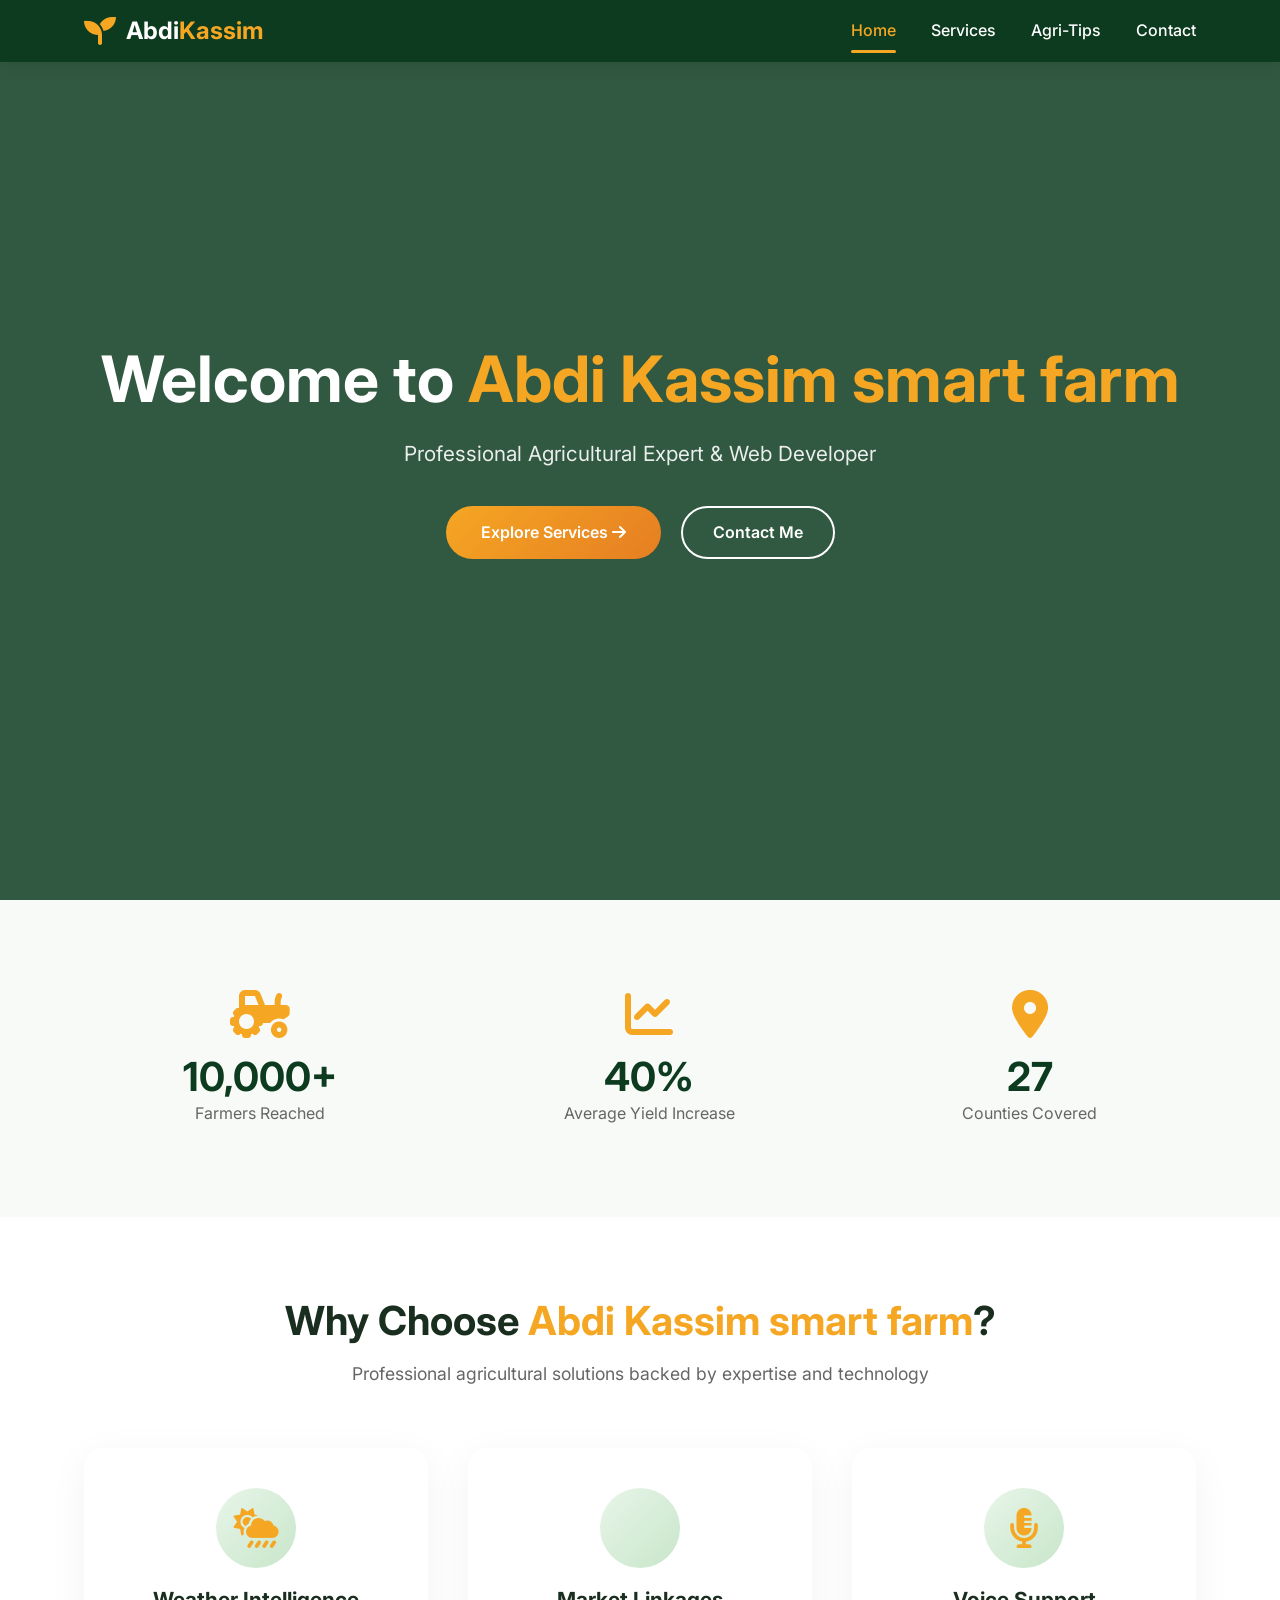
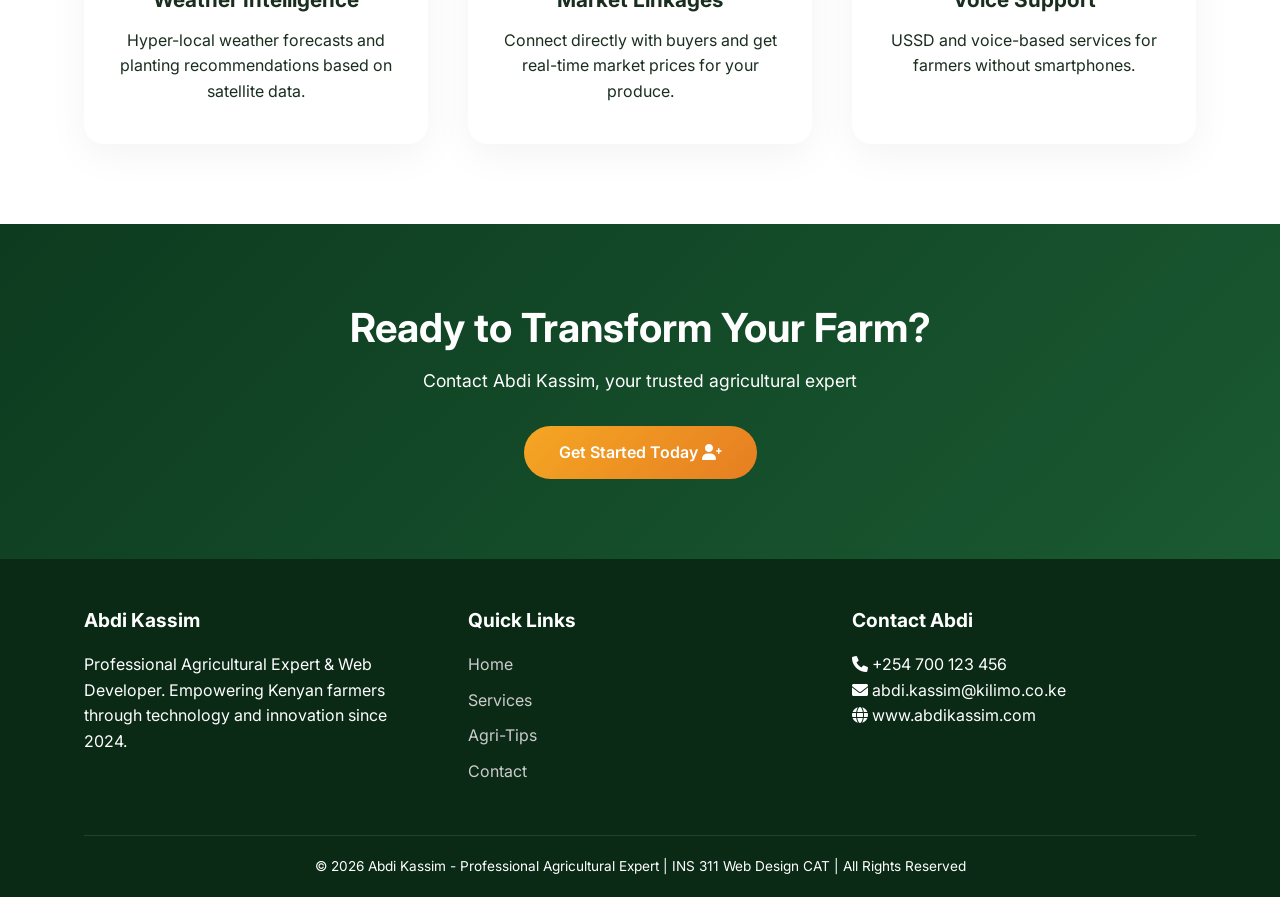
<file: index.html>
<!DOCTYPE html>
<html lang="en">
<head>
    <meta charset="UTF-8">
    <meta name="viewport" content="width=device-width, initial-scale=1.0">
    <title>Abdi Kassim | Smart Farming Solutions - Professional Agricultural Expert</title>
    <link rel="stylesheet" href="style.css">
    <link rel="stylesheet" href="https://cdnjs.cloudflare.com/ajax/libs/font-awesome/6.0.0-beta3/css/all.min.css">
</head>
<body>

    <!-- Navigation Bar -->
    <nav class="navbar">
        <div class="container nav-container">
            <div class="logo">
                <i class="fas fa-seedling"></i>
                <h2>Abdi<span>Kassim</span></h2>
            </div>
            <ul class="nav-menu">
                <li><a href="index.html" class="active">Home</a></li>
                <li><a href="services.html">Services</a></li>
                <li><a href="agritips.html">Agri-Tips</a></li>
                <li><a href="contact.html">Contact</a></li>
            </ul>
            <div class="hamburger">
                <i class="fas fa-bars"></i>
            </div>
        </div>
    </nav>

    <!-- Hero Section -->
    <section class="hero">
        <div class="hero-overlay">
            <div class="container hero-content">
                <h1 class="fade-up">Welcome to <span class="highlight">Abdi Kassim smart farm</span></h1>
                <p class="fade-up delay-1">Professional Agricultural Expert & Web Developer</p>
                <div class="hero-buttons fade-up delay-2">
                    <a href="services.html" class="btn-primary">Explore Services <i class="fas fa-arrow-right"></i></a>
                    <a href="contact.html" class="btn-secondary">Contact Me</a>
                </div>
            </div>
        </div>
    </section>

    <!-- Stats Section -->
    <section class="stats">
        <div class="container stats-grid">
            <div class="stat-card">
                <i class="fas fa-tractor"></i>
                <h3>10,000+</h3>
                <p>Farmers Reached</p>
            </div>
            <div class="stat-card">
                <i class="fas fa-chart-line"></i>
                <h3>40%</h3>
                <p>Average Yield Increase</p>
            </div>
            <div class="stat-card">
                <i class="fas fa-map-marker-alt"></i>
                <h3>27</h3>
                <p>Counties Covered</p>
            </div>
        </div>
    </section>

    <!-- Featured Section -->
    <section class="featured">
        <div class="container">
            <div class="section-header">
                <h2>Why Choose <span class="highlight">Abdi Kassim smart farm</span>?</h2>
                <p>Professional agricultural solutions backed by expertise and technology</p>
            </div>
            <div class="feature-grid">
                <div class="feature-item">
                    <div class="feature-icon"><i class="fas fa-cloud-sun-rain"></i></div>
                    <h3>Weather Intelligence</h3>
                    <p>Hyper-local weather forecasts and planting recommendations based on satellite data.</p>
                </div>
                <div class="feature-item">
                    <div class="feature-icon"><i class="fas fa-chart-simple"></i></div>
                    <h3>Market Linkages</h3>
                    <p>Connect directly with buyers and get real-time market prices for your produce.</p>
                </div>
                <div class="feature-item">
                    <div class="feature-icon"><i class="fas fa-microphone-alt"></i></div>
                    <h3>Voice Support</h3>
                    <p>USSD and voice-based services for farmers without smartphones.</p>
                </div>
            </div>
        </div>
    </section>

    <!-- CTA Section -->
    <section class="cta">
        <div class="container">
            <h2>Ready to Transform Your Farm?</h2>
            <p>Contact Abdi Kassim, your trusted agricultural expert</p>
            <a href="contact.html" class="btn-primary">Get Started Today <i class="fas fa-user-plus"></i></a>
        </div>
    </section>

    <!-- Footer -->
    <footer>
        <div class="container">
            <div class="footer-content">
                <div class="footer-section">
                    <h3>Abdi Kassim</h3>
                    <p>Professional Agricultural Expert & Web Developer. Empowering Kenyan farmers through technology and innovation since 2024.</p>
                </div>
                <div class="footer-section">
                    <h3>Quick Links</h3>
                    <ul>
                        <li><a href="index.html">Home</a></li>
                        <li><a href="services.html">Services</a></li>
                        <li><a href="agritips.html">Agri-Tips</a></li>
                        <li><a href="contact.html">Contact</a></li>
                    </ul>
                </div>
                <div class="footer-section">
                    <h3>Contact Abdi</h3>
                    <p><i class="fas fa-phone"></i> +254 700 123 456</p>
                    <p><i class="fas fa-envelope"></i> abdi.kassim@kilimo.co.ke</p>
                    <p><i class="fas fa-globe"></i> www.abdikassim.com</p>
                </div>
            </div>
            <div class="footer-bottom">
                <p>&copy; 2026 Abdi Kassim - Professional Agricultural Expert | INS 311 Web Design CAT | All Rights Reserved</p>
            </div>
        </div>
    </footer>

    <script src="script.js"></script>
</body>
</html>
</file>
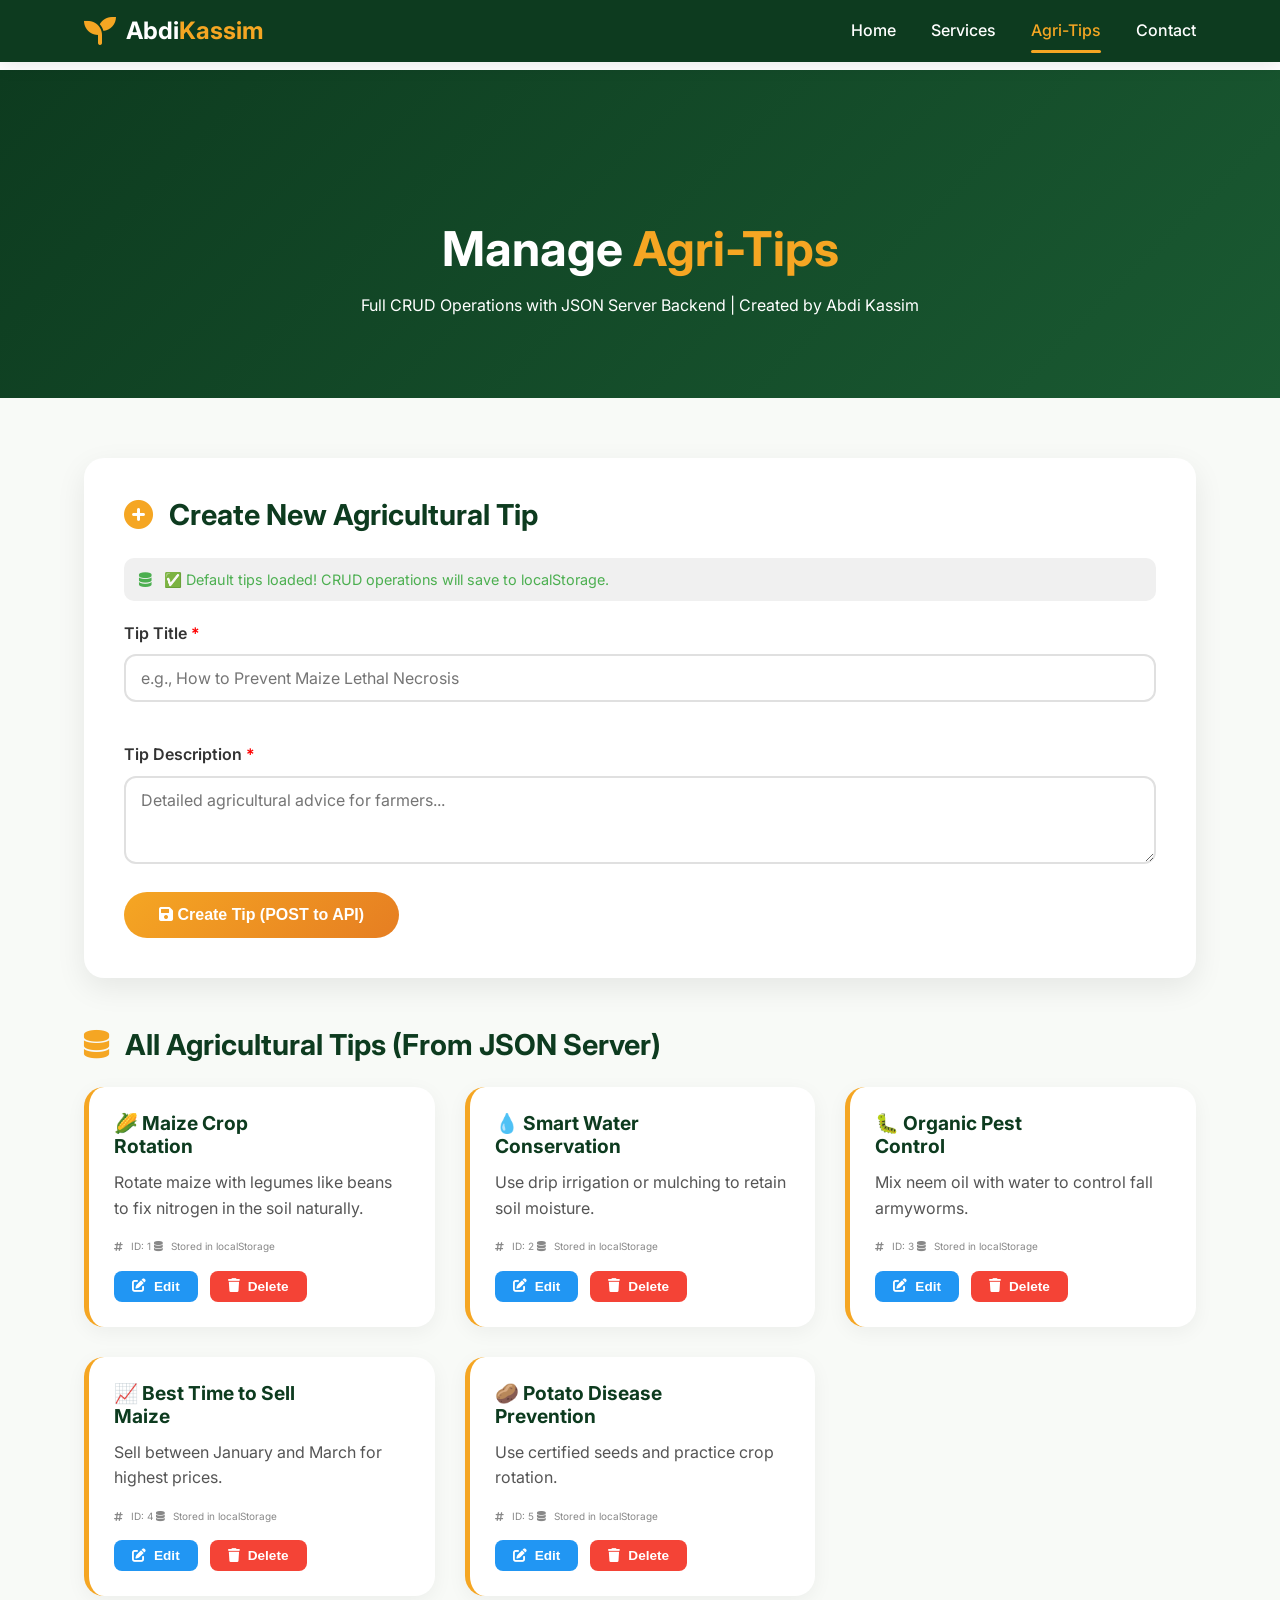
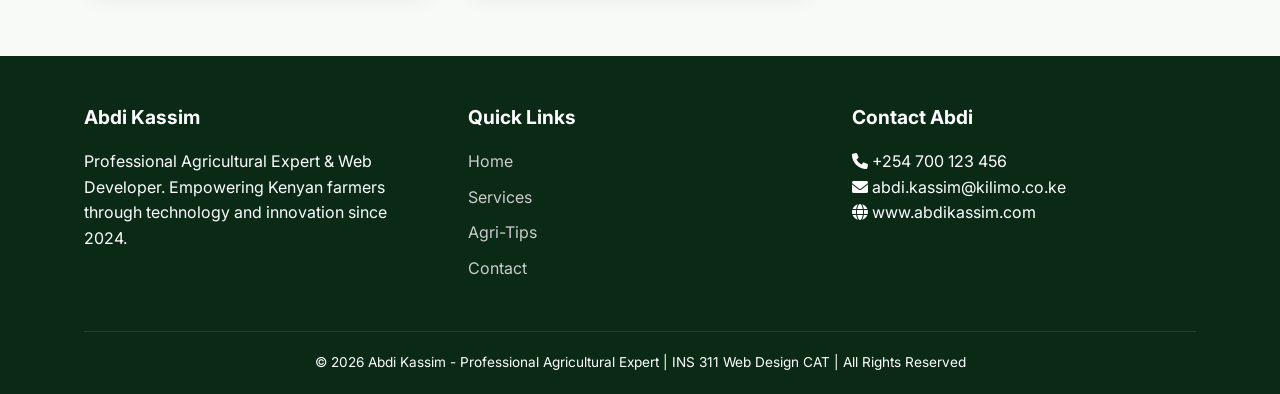
<file: agritips.html>
<!DOCTYPE html>
<html lang="en">
<head>
    <meta charset="UTF-8">
    <meta name="viewport" content="width=device-width, initial-scale=1.0">
    <title>Abdi Kassim | Agri-Tips Management with CRUD</title>
    <link rel="stylesheet" href="style.css">
    <link rel="stylesheet" href="https://cdnjs.cloudflare.com/ajax/libs/font-awesome/6.0.0-beta3/css/all.min.css">
</head>
<body>

    <nav class="navbar">
        <div class="container nav-container">
            <div class="logo">
                <i class="fas fa-seedling"></i>
                <h2>Abdi<span>Kassim</span></h2>
            </div>
            <ul class="nav-menu">
                <li><a href="index.html">Home</a></li>
                <li><a href="services.html">Services</a></li>
                <li><a href="agritips.html" class="active">Agri-Tips</a></li>
                <li><a href="contact.html">Contact</a></li>
            </ul>
            <div class="hamburger">
                <i class="fas fa-bars"></i>
            </div>
        </div>
    </nav>

    <section class="page-header">
        <div class="container">
            <h1>Manage <span class="highlight">Agri-Tips</span></h1>
            <p>Full CRUD Operations with JSON Server Backend | Created by Abdi Kassim</p>
        </div>
    </section>

    <section class="crud-section">
        <div class="container">
            <div class="crud-form-container">
                <h2><i class="fas fa-plus-circle"></i> Create New Agricultural Tip</h2>
                <p class="api-status" id="apiStatus">
                    <i class="fas fa-circle"></i> API Status: Checking...
                </p>
                <form id="createTipForm">
                    <div class="form-row">
                        <div class="form-group">
                            <label>Tip Title <span style="color:red">*</span></label>
                            <input type="text" id="tipTitle" placeholder="e.g., How to Prevent Maize Lethal Necrosis" required>
                        </div>
                        <div class="form-group">
                            <label>Tip Description <span style="color:red">*</span></label>
                            <textarea id="tipDescription" rows="3" placeholder="Detailed agricultural advice for farmers..." required></textarea>
                        </div>
                    </div>
                    <button type="submit" class="btn-primary">
                        <i class="fas fa-save"></i> Create Tip (POST to API)
                    </button>
                </form>
            </div>

            <div class="tips-display-container">
                <h2><i class="fas fa-database"></i> All Agricultural Tips (From JSON Server)</h2>
                <div id="tipsContainer" class="tips-grid">
                    <div class="loading-spinner">
                        <i class="fas fa-spinner fa-spin"></i>
                        <p>Loading tips from Abdi Kassim's API...</p>
                        <p style="font-size:0.8rem; margin-top:10px">Make sure json-server is running on port 3000</p>
                    </div>
                </div>
            </div>
        </div>
    </section>

    <div id="updateModal" class="modal">
        <div class="modal-content">
            <div class="modal-header">
                <h3><i class="fas fa-edit"></i> Update Agricultural Tip</h3>
                <span class="close-modal">&times;</span>
            </div>
            <form id="updateTipForm">
                <input type="hidden" id="updateTipId">
                <div class="form-group">
                    <label>Tip Title</label>
                    <input type="text" id="updateTitle" required>
                </div>
                <div class="form-group">
                    <label>Tip Description</label>
                    <textarea id="updateDescription" rows="4" required></textarea>
                </div>
                <button type="submit" class="btn-primary">
                    <i class="fas fa-save"></i> Update Tip (PUT to API)
                </button>
            </form>
        </div>
    </div>

    <footer>
        <div class="container">
            <div class="footer-content">
                <div class="footer-section">
                    <h3>Abdi Kassim</h3>
                    <p>Professional Agricultural Expert & Web Developer. Empowering Kenyan farmers through technology and innovation since 2024.</p>
                </div>
                <div class="footer-section">
                    <h3>Quick Links</h3>
                    <ul>
                        <li><a href="index.html">Home</a></li>
                        <li><a href="services.html">Services</a></li>
                        <li><a href="agritips.html">Agri-Tips</a></li>
                        <li><a href="contact.html">Contact</a></li>
                    </ul>
                </div>
                <div class="footer-section">
                    <h3>Contact Abdi</h3>
                    <p><i class="fas fa-phone"></i> +254 700 123 456</p>
                    <p><i class="fas fa-envelope"></i> abdi.kassim@kilimo.co.ke</p>
                    <p><i class="fas fa-globe"></i> www.abdikassim.com</p>
                </div>
            </div>
            <div class="footer-bottom">
                <p>&copy; 2026 Abdi Kassim - Professional Agricultural Expert | INS 311 Web Design CAT | All Rights Reserved</p>
            </div>
        </div>
    </footer>

    <script src="script.js"></script>
</body>
</html>
</file>
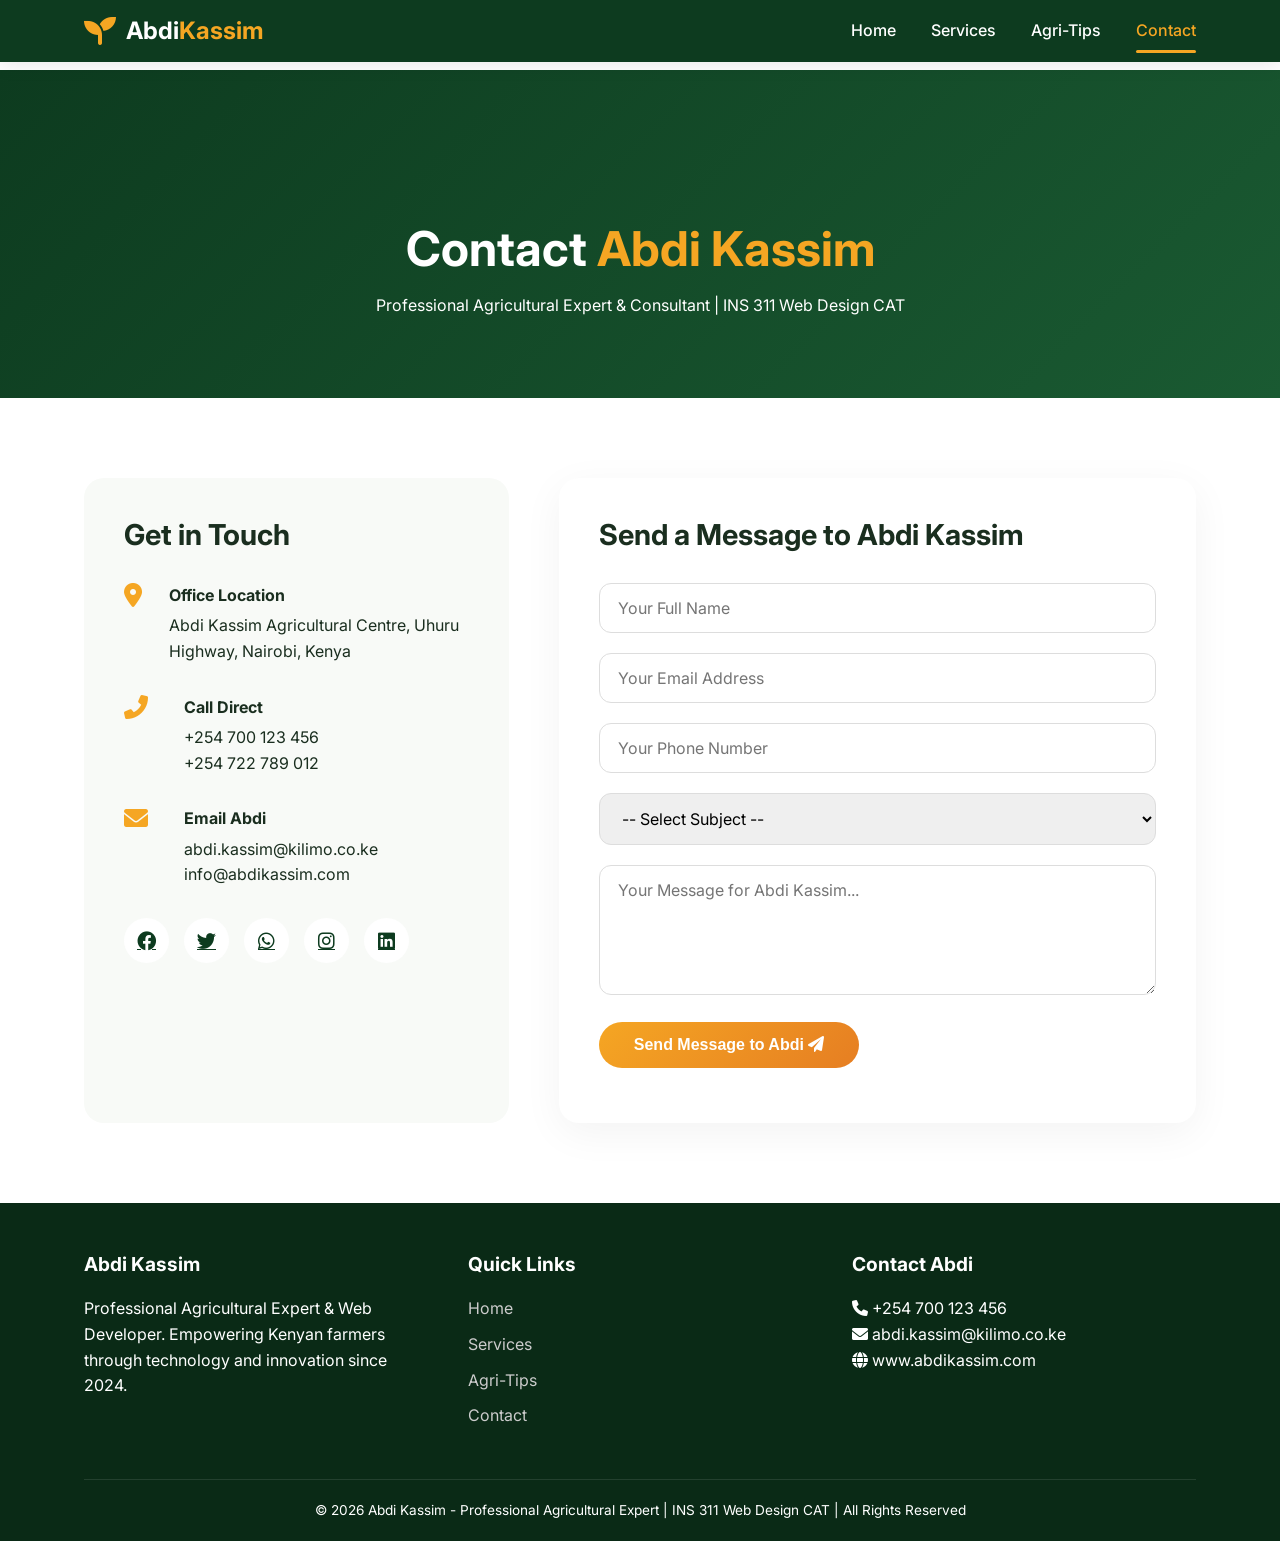
<file: contact.html>
<!DOCTYPE html>
<html lang="en">
<head>
    <meta charset="UTF-8">
    <meta name="viewport" content="width=device-width, initial-scale=1.0">
    <title>Abdi Kassim | Contact - Professional Agricultural Expert</title>
    <link rel="stylesheet" href="style.css">
    <link rel="stylesheet" href="https://cdnjs.cloudflare.com/ajax/libs/font-awesome/6.0.0-beta3/css/all.min.css">
</head>
<body>

    <nav class="navbar">
        <div class="container nav-container">
            <div class="logo">
                <i class="fas fa-seedling"></i>
                <h2>Abdi<span>Kassim</span></h2>
            </div>
            <ul class="nav-menu">
                <li><a href="index.html">Home</a></li>
                <li><a href="services.html">Services</a></li>
                <li><a href="agritips.html">Agri-Tips</a></li>
                <li><a href="contact.html" class="active">Contact</a></li>
            </ul>
            <div class="hamburger">
                <i class="fas fa-bars"></i>
            </div>
        </div>
    </nav>

    <section class="page-header">
        <div class="container">
            <h1>Contact <span class="highlight">Abdi Kassim</span></h1>
            <p>Professional Agricultural Expert & Consultant | INS 311 Web Design CAT</p>
        </div>
    </section>

    <section class="contact-page">
        <div class="container">
            <div class="contact-wrapper">
                <div class="contact-info">
                    <h3>Get in Touch</h3>
                    <div class="info-item">
                        <i class="fas fa-map-marker-alt"></i>
                        <div>
                            <h4>Office Location</h4>
                            <p>Abdi Kassim Agricultural Centre, Uhuru Highway, Nairobi, Kenya</p>
                        </div>
                    </div>
                    <div class="info-item">
                        <i class="fas fa-phone-alt"></i>
                        <div>
                            <h4>Call Direct</h4>
                            <p>+254 700 123 456<br>+254 722 789 012</p>
                        </div>
                    </div>
                    <div class="info-item">
                        <i class="fas fa-envelope"></i>
                        <div>
                            <h4>Email Abdi</h4>
                            <p>abdi.kassim@kilimo.co.ke<br>info@abdikassim.com</p>
                        </div>
                    </div>
                    <div class="social-links">
                        <a href="#"><i class="fab fa-facebook"></i></a>
                        <a href="#"><i class="fab fa-twitter"></i></a>
                        <a href="#"><i class="fab fa-whatsapp"></i></a>
                        <a href="#"><i class="fab fa-instagram"></i></a>
                        <a href="#"><i class="fab fa-linkedin"></i></a>
                    </div>
                </div>

                <div class="contact-form">
                    <h3>Send a Message to Abdi Kassim</h3>
                    <form id="contactForm">
                        <div class="form-group">
                            <input type="text" id="name" placeholder="Your Full Name" required>
                        </div>
                        <div class="form-group">
                            <input type="email" id="email" placeholder="Your Email Address" required>
                        </div>
                        <div class="form-group">
                            <input type="tel" id="phone" placeholder="Your Phone Number" required>
                        </div>
                        <div class="form-group">
                            <select id="subject" required>
                                <option value="">-- Select Subject --</option>
                                <option value="general">📋 General Inquiry about Abdi's Services</option>
                                <option value="technical">🔧 Technical Support</option>
                                <option value="partnership">🤝 Partnership / Collaboration with Abdi</option>
                                <option value="complaint">💬 Feedback for Abdi Kassim</option>
                                <option value="farming">🌱 Farming Advice Request</option>
                                <option value="pricing">💰 Market Pricing Question</option>
                                <option value="equipment">🚜 Equipment Hire Inquiry</option>
                                <option value="training">📚 Training Registration</option>
                            </select>
                        </div>
                        <div class="form-group">
                            <textarea id="message" rows="5" placeholder="Your Message for Abdi Kassim..." required></textarea>
                        </div>
                        <span id="formError" class="error-msg"></span>
                        <button type="submit" class="btn-primary">Send Message to Abdi <i class="fas fa-paper-plane"></i></button>
                        <p id="successMsg" class="success-msg"></p>
                    </form>
                </div>
            </div>
        </div>
    </section>

    <footer>
        <div class="container">
            <div class="footer-content">
                <div class="footer-section">
                    <h3>Abdi Kassim</h3>
                    <p>Professional Agricultural Expert & Web Developer. Empowering Kenyan farmers through technology and innovation since 2024.</p>
                </div>
                <div class="footer-section">
                    <h3>Quick Links</h3>
                    <ul>
                        <li><a href="index.html">Home</a></li>
                        <li><a href="services.html">Services</a></li>
                        <li><a href="agritips.html">Agri-Tips</a></li>
                        <li><a href="contact.html">Contact</a></li>
                    </ul>
                </div>
                <div class="footer-section">
                    <h3>Contact Abdi</h3>
                    <p><i class="fas fa-phone"></i> +254 700 123 456</p>
                    <p><i class="fas fa-envelope"></i> abdi.kassim@kilimo.co.ke</p>
                    <p><i class="fas fa-globe"></i> www.abdikassim.com</p>
                </div>
            </div>
            <div class="footer-bottom">
                <p>&copy; 2026 Abdi Kassim - Professional Agricultural Expert | INS 311 Web Design CAT | All Rights Reserved</p>
            </div>
        </div>
    </footer>

    <script src="script.js"></script>
</body>
</html>
</file>
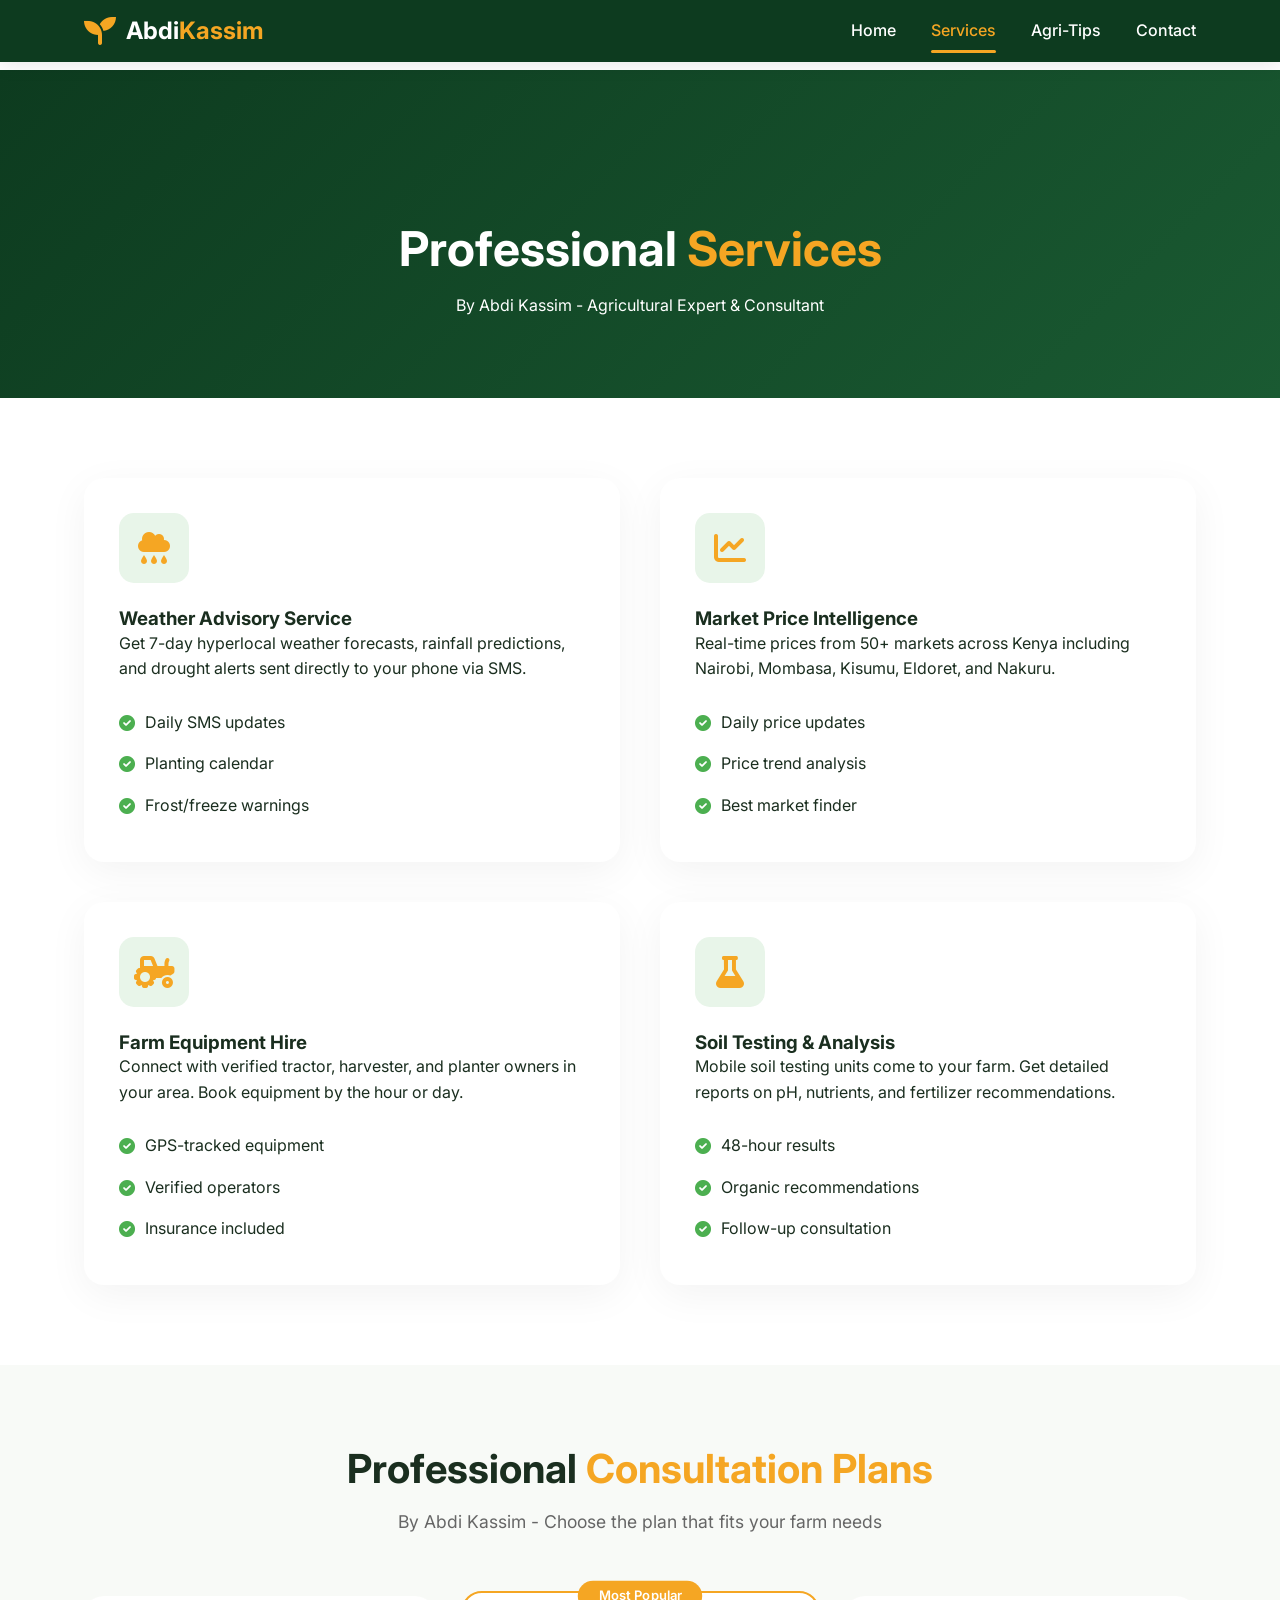
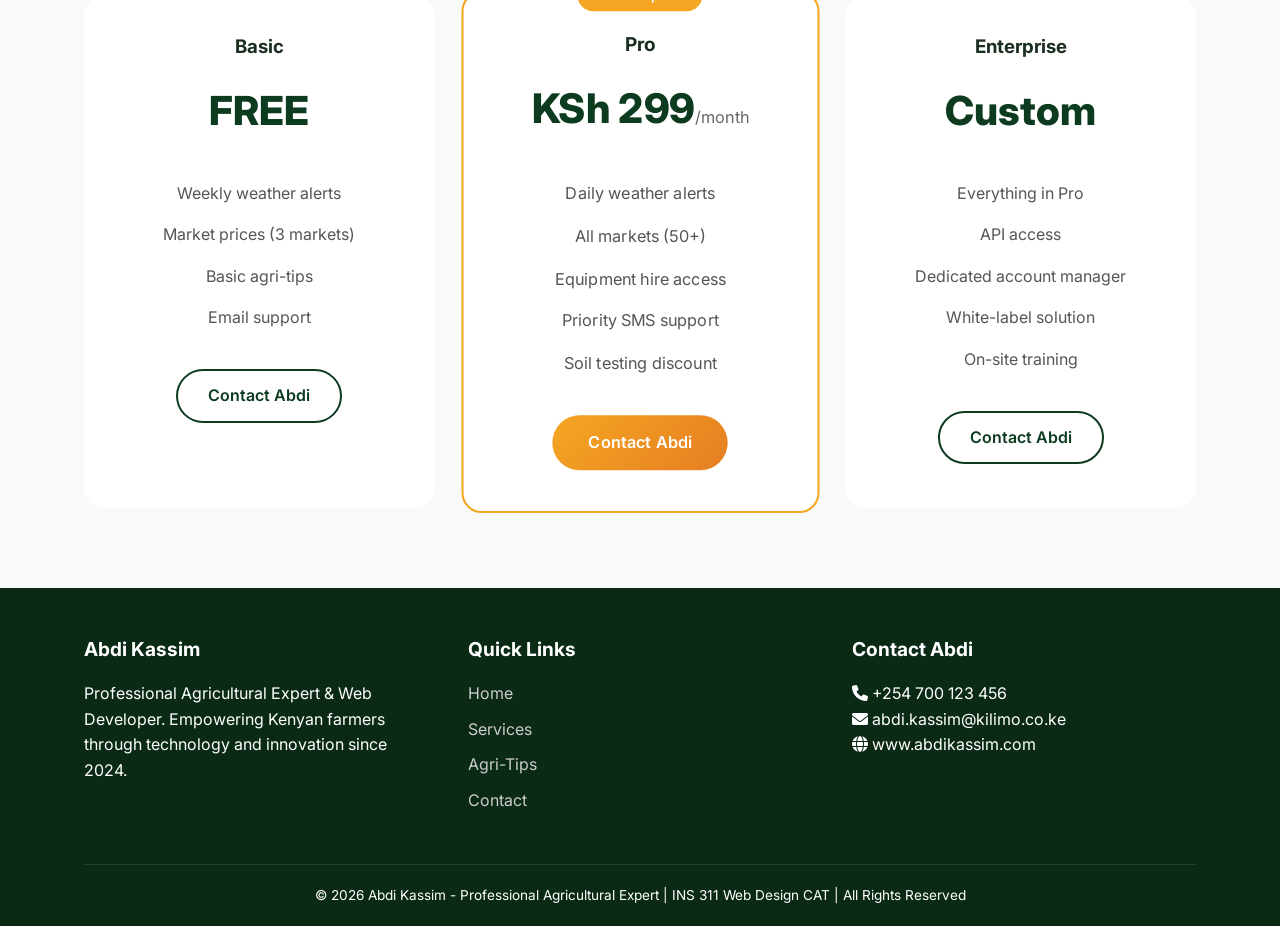
<file: services.html>
<!DOCTYPE html>
<html lang="en">
<head>
    <meta charset="UTF-8">
    <meta name="viewport" content="width=device-width, initial-scale=1.0">
    <title>Abdi Kassim | Professional Agricultural Services</title>
    <link rel="stylesheet" href="style.css">
    <link rel="stylesheet" href="https://cdnjs.cloudflare.com/ajax/libs/font-awesome/6.0.0-beta3/css/all.min.css">
</head>
<body>

    <nav class="navbar">
        <div class="container nav-container">
            <div class="logo">
                <i class="fas fa-seedling"></i>
                <h2>Abdi<span>Kassim</span></h2>
            </div>
            <ul class="nav-menu">
                <li><a href="index.html">Home</a></li>
                <li><a href="services.html" class="active">Services</a></li>
                <li><a href="agritips.html">Agri-Tips</a></li>
                <li><a href="contact.html">Contact</a></li>
            </ul>
            <div class="hamburger">
                <i class="fas fa-bars"></i>
            </div>
        </div>
    </nav>

    <section class="page-header">
        <div class="container">
            <h1>Professional <span class="highlight">Services</span></h1>
            <p>By Abdi Kassim - Agricultural Expert & Consultant</p>
        </div>
    </section>

    <section class="services-page">
        <div class="container">
            <div class="services-grid">
                <div class="service-card-large">
                    <div class="service-icon"><i class="fas fa-cloud-rain"></i></div>
                    <h3>Weather Advisory Service</h3>
                    <p>Get 7-day hyperlocal weather forecasts, rainfall predictions, and drought alerts sent directly to your phone via SMS.</p>
                    <ul class="service-features">
                        <li><i class="fas fa-check-circle"></i> Daily SMS updates</li>
                        <li><i class="fas fa-check-circle"></i> Planting calendar</li>
                        <li><i class="fas fa-check-circle"></i> Frost/freeze warnings</li>
                    </ul>
                </div>

                <div class="service-card-large">
                    <div class="service-icon"><i class="fas fa-chart-line"></i></div>
                    <h3>Market Price Intelligence</h3>
                    <p>Real-time prices from 50+ markets across Kenya including Nairobi, Mombasa, Kisumu, Eldoret, and Nakuru.</p>
                    <ul class="service-features">
                        <li><i class="fas fa-check-circle"></i> Daily price updates</li>
                        <li><i class="fas fa-check-circle"></i> Price trend analysis</li>
                        <li><i class="fas fa-check-circle"></i> Best market finder</li>
                    </ul>
                </div>

                <div class="service-card-large">
                    <div class="service-icon"><i class="fas fa-tractor"></i></div>
                    <h3>Farm Equipment Hire</h3>
                    <p>Connect with verified tractor, harvester, and planter owners in your area. Book equipment by the hour or day.</p>
                    <ul class="service-features">
                        <li><i class="fas fa-check-circle"></i> GPS-tracked equipment</li>
                        <li><i class="fas fa-check-circle"></i> Verified operators</li>
                        <li><i class="fas fa-check-circle"></i> Insurance included</li>
                    </ul>
                </div>

                <div class="service-card-large">
                    <div class="service-icon"><i class="fas fa-flask"></i></div>
                    <h3>Soil Testing & Analysis</h3>
                    <p>Mobile soil testing units come to your farm. Get detailed reports on pH, nutrients, and fertilizer recommendations.</p>
                    <ul class="service-features">
                        <li><i class="fas fa-check-circle"></i> 48-hour results</li>
                        <li><i class="fas fa-check-circle"></i> Organic recommendations</li>
                        <li><i class="fas fa-check-circle"></i> Follow-up consultation</li>
                    </ul>
                </div>
            </div>
        </div>
    </section>

    <section class="pricing">
        <div class="container">
            <div class="section-header">
                <h2>Professional <span class="highlight">Consultation Plans</span></h2>
                <p>By Abdi Kassim - Choose the plan that fits your farm needs</p>
            </div>
            <div class="pricing-grid">
                <div class="pricing-card">
                    <h3>Basic</h3>
                    <div class="price">FREE</div>
                    <ul>
                        <li>Weekly weather alerts</li>
                        <li>Market prices (3 markets)</li>
                        <li>Basic agri-tips</li>
                        <li>Email support</li>
                    </ul>
                    <a href="contact.html" class="btn-outline">Contact Abdi</a>
                </div>
                <div class="pricing-card popular">
                    <div class="popular-badge">Most Popular</div>
                    <h3>Pro</h3>
                    <div class="price">KSh 299<span>/month</span></div>
                    <ul>
                        <li>Daily weather alerts</li>
                        <li>All markets (50+)</li>
                        <li>Equipment hire access</li>
                        <li>Priority SMS support</li>
                        <li>Soil testing discount</li>
                    </ul>
                    <a href="contact.html" class="btn-primary">Contact Abdi</a>
                </div>
                <div class="pricing-card">
                    <h3>Enterprise</h3>
                    <div class="price">Custom</div>
                    <ul>
                        <li>Everything in Pro</li>
                        <li>API access</li>
                        <li>Dedicated account manager</li>
                        <li>White-label solution</li>
                        <li>On-site training</li>
                    </ul>
                    <a href="contact.html" class="btn-outline">Contact Abdi</a>
                </div>
            </div>
        </div>
    </section>

    <footer>
        <div class="container">
            <div class="footer-content">
                <div class="footer-section">
                    <h3>Abdi Kassim</h3>
                    <p>Professional Agricultural Expert & Web Developer. Empowering Kenyan farmers through technology and innovation since 2024.</p>
                </div>
                <div class="footer-section">
                    <h3>Quick Links</h3>
                    <ul>
                        <li><a href="index.html">Home</a></li>
                        <li><a href="services.html">Services</a></li>
                        <li><a href="agritips.html">Agri-Tips</a></li>
                        <li><a href="contact.html">Contact</a></li>
                    </ul>
                </div>
                <div class="footer-section">
                    <h3>Contact Abdi</h3>
                    <p><i class="fas fa-phone"></i> +254 700 123 456</p>
                    <p><i class="fas fa-envelope"></i> abdi.kassim@kilimo.co.ke</p>
                    <p><i class="fas fa-globe"></i> www.abdikassim.com</p>
                </div>
            </div>
            <div class="footer-bottom">
                <p>&copy; 2026 Abdi Kassim - Professional Agricultural Expert | INS 311 Web Design CAT | All Rights Reserved</p>
            </div>
        </div>
    </footer>

    <script src="script.js"></script>
</body>
</html>
</file>
<file: style.css>
/* ========== GOOGLE FONTS ========== */
@import url('https://fonts.googleapis.com/css2?family=Inter:wght@300;400;500;600;700;800&display=swap');

* {
    margin: 0;
    padding: 0;
    box-sizing: border-box;
}

body {
    font-family: 'Inter', sans-serif;
    line-height: 1.6;
    color: #1a2e1f;
    background-color: #ffffff;
    overflow-x: hidden;
}

.container {
    width: 90%;
    max-width: 1280px;
    margin: 0 auto;
    padding: 0 20px;
}

/* ========== TYPOGRAPHY ========== */
.highlight {
    color: #f5a623;
}

h1, h2, h3 {
    font-weight: 700;
    line-height: 1.2;
}

.section-header {
    text-align: center;
    margin-bottom: 60px;
}

.section-header h2 {
    font-size: 2.5rem;
    margin-bottom: 15px;
}

.section-header p {
    font-size: 1.1rem;
    color: #666;
}

/* ========== NAVIGATION BAR ========== */
.navbar {
    background: #0d3b1f;
    position: fixed;
    width: 100%;
    top: 0;
    z-index: 1000;
    padding: 15px 0;
    box-shadow: 0 2px 20px rgba(0,0,0,0.1);
}

.nav-container {
    display: flex;
    justify-content: space-between;
    align-items: center;
}

.logo {
    display: flex;
    align-items: center;
    gap: 10px;
}

.logo i {
    font-size: 2rem;
    color: #f5a623;
}

.logo h2 {
    font-size: 1.5rem;
    color: white;
}

.logo span {
    color: #f5a623;
}

.nav-menu {
    display: flex;
    list-style: none;
    gap: 35px;
}

.nav-menu a {
    color: white;
    text-decoration: none;
    font-weight: 500;
    transition: 0.3s;
    padding: 8px 0;
    position: relative;
}

.nav-menu a:hover, .nav-menu a.active {
    color: #f5a623;
}

.nav-menu a.active::after {
    content: '';
    position: absolute;
    bottom: -5px;
    left: 0;
    width: 100%;
    height: 3px;
    background: #f5a623;
    border-radius: 2px;
}

.hamburger {
    display: none;
    font-size: 1.8rem;
    color: white;
    cursor: pointer;
}

/* ========== BUTTONS ========== */
.btn-primary {
    display: inline-block;
    background: linear-gradient(135deg, #f5a623, #e67e22);
    color: white;
    padding: 14px 35px;
    border-radius: 50px;
    text-decoration: none;
    font-weight: 600;
    transition: 0.3s;
    border: none;
    cursor: pointer;
    font-size: 1rem;
}

.btn-primary:hover {
    transform: translateY(-3px);
    box-shadow: 0 10px 25px rgba(245, 166, 35, 0.3);
}

.btn-secondary {
    display: inline-block;
    background: transparent;
    color: white;
    padding: 12px 30px;
    border-radius: 50px;
    text-decoration: none;
    font-weight: 600;
    border: 2px solid white;
    transition: 0.3s;
}

.btn-secondary:hover {
    background: white;
    color: #0d3b1f;
}

.btn-outline {
    display: inline-block;
    background: transparent;
    color: #0d3b1f;
    padding: 12px 30px;
    border-radius: 50px;
    text-decoration: none;
    font-weight: 600;
    border: 2px solid #0d3b1f;
    transition: 0.3s;
}

.btn-outline:hover {
    background: #0d3b1f;
    color: white;
}

/* ========== HERO SECTION ========== */
.hero {
    height: 100vh;
    background: linear-gradient(rgba(13, 59, 31, 0.85), rgba(13, 59, 31, 0.85)), url('https://images.unsplash.com/photo-1523348837708-15d4a6a7e7e1?ixlib=rb-4.0.3&auto=format&fit=crop&w=1470&q=80');
    background-size: cover;
    background-position: center;
    background-attachment: fixed;
}

.hero-overlay {
    height: 100%;
    display: flex;
    align-items: center;
    text-align: center;
}

.hero-content h1 {
    font-size: 4rem;
    color: white;
    margin-bottom: 20px;
}

.hero-content p {
    font-size: 1.3rem;
    color: rgba(255,255,255,0.9);
    margin-bottom: 35px;
}

.hero-buttons {
    display: flex;
    gap: 20px;
    justify-content: center;
    flex-wrap: wrap;
}

/* Animations */
.fade-up {
    opacity: 0;
    transform: translateY(30px);
    animation: fadeUp 0.8s ease forwards;
}

.delay-1 { animation-delay: 0.2s; }
.delay-2 { animation-delay: 0.4s; }

@keyframes fadeUp {
    to {
        opacity: 1;
        transform: translateY(0);
    }
}

/* ========== STATS SECTION ========== */
.stats {
    padding: 60px 0;
    background: #f8faf7;
}

.stats-grid {
    display: flex;
    justify-content: space-around;
    flex-wrap: wrap;
    gap: 30px;
}

.stat-card {
    text-align: center;
    padding: 30px;
}

.stat-card i {
    font-size: 3rem;
    color: #f5a623;
    margin-bottom: 15px;
}

.stat-card h3 {
    font-size: 2.5rem;
    color: #0d3b1f;
}

.stat-card p {
    font-size: 1rem;
    color: #666;
}

/* ========== FEATURED SECTION ========== */
.featured {
    padding: 80px 0;
}

.feature-grid {
    display: grid;
    grid-template-columns: repeat(auto-fit, minmax(300px, 1fr));
    gap: 40px;
}

.feature-item {
    text-align: center;
    padding: 40px 25px;
    background: white;
    border-radius: 20px;
    box-shadow: 0 10px 40px rgba(0,0,0,0.05);
    transition: 0.3s;
}

.feature-item:hover {
    transform: translateY(-10px);
    box-shadow: 0 20px 50px rgba(0,0,0,0.1);
}

.feature-icon {
    width: 80px;
    height: 80px;
    background: linear-gradient(135deg, #e8f5e9, #c8e6c9);
    border-radius: 50%;
    display: flex;
    align-items: center;
    justify-content: center;
    margin: 0 auto 20px;
}

.feature-icon i {
    font-size: 2.5rem;
    color: #f5a623;
}

.feature-item h3 {
    margin-bottom: 15px;
    font-size: 1.3rem;
}

/* ========== CTA SECTION ========== */
.cta {
    background: linear-gradient(135deg, #0d3b1f, #1a5a32);
    color: white;
    text-align: center;
    padding: 80px 0;
}

.cta h2 {
    font-size: 2.5rem;
    margin-bottom: 15px;
}

.cta p {
    font-size: 1.1rem;
    margin-bottom: 30px;
}

/* ========== PAGE HEADER ========== */
.page-header {
    background: linear-gradient(135deg, #0d3b1f, #1a5a32);
    color: white;
    text-align: center;
    padding: 150px 0 80px;
    margin-top: 70px;
}

.page-header h1 {
    font-size: 3rem;
    margin-bottom: 15px;
}

/* ========== SERVICES PAGE ========== */
.services-page {
    padding: 80px 0;
}

.services-grid {
    display: grid;
    grid-template-columns: repeat(auto-fit, minmax(350px, 1fr));
    gap: 40px;
}

.service-card-large {
    background: white;
    border-radius: 20px;
    padding: 35px;
    box-shadow: 0 10px 40px rgba(0,0,0,0.05);
    transition: 0.3s;
}

.service-card-large:hover {
    transform: translateY(-5px);
    box-shadow: 0 20px 50px rgba(0,0,0,0.1);
}

.service-icon {
    width: 70px;
    height: 70px;
    background: #e8f5e9;
    border-radius: 15px;
    display: flex;
    align-items: center;
    justify-content: center;
    margin-bottom: 25px;
}

.service-icon i {
    font-size: 2rem;
    color: #f5a623;
}

.service-features {
    list-style: none;
    margin-top: 20px;
}

.service-features li {
    padding: 8px 0;
    display: flex;
    align-items: center;
    gap: 10px;
}

.service-features i {
    color: #4caf50;
}

/* ========== PRICING SECTION ========== */
.pricing {
    padding: 80px 0;
    background: #f8faf7;
}

.pricing-grid {
    display: grid;
    grid-template-columns: repeat(auto-fit, minmax(300px, 1fr));
    gap: 30px;
}

.pricing-card {
    background: white;
    border-radius: 20px;
    padding: 40px 30px;
    text-align: center;
    position: relative;
    transition: 0.3s;
}

.pricing-card.popular {
    border: 2px solid #f5a623;
    transform: scale(1.02);
}

.popular-badge {
    position: absolute;
    top: -12px;
    left: 50%;
    transform: translateX(-50%);
    background: #f5a623;
    color: white;
    padding: 5px 20px;
    border-radius: 50px;
    font-size: 0.8rem;
    font-weight: 600;
}

.price {
    font-size: 2.5rem;
    font-weight: 800;
    color: #0d3b1f;
    margin: 20px 0;
}

.price span {
    font-size: 1rem;
    font-weight: normal;
    color: #666;
}

.pricing-card ul {
    list-style: none;
    margin: 30px 0;
}

.pricing-card li {
    padding: 8px 0;
    color: #555;
}

/* ========== TIPS PAGE (XML LOADING) ========== */
.tips-section {
    padding: 80px 0;
    min-height: 500px;
}

.tips-grid {
    display: grid;
    grid-template-columns: repeat(auto-fit, minmax(350px, 1fr));
    gap: 30px;
}

.tip-card {
    background: white;
    border-radius: 20px;
    padding: 30px;
    box-shadow: 0 10px 30px rgba(0,0,0,0.05);
    border-left: 5px solid #f5a623;
    transition: 0.3s;
}

.tip-card:hover {
    transform: translateX(5px);
}

.tip-card h3 {
    color: #0d3b1f;
    margin-bottom: 15px;
    font-size: 1.3rem;
}

.loading-spinner {
    text-align: center;
    padding: 60px;
}

.loading-spinner i {
    font-size: 3rem;
    color: #f5a623;
}

/* ========== VIDEO TIPS ========== */
.video-tips {
    padding: 80px 0;
    background: #f8faf7;
}

.video-grid {
    display: grid;
    grid-template-columns: repeat(auto-fit, minmax(250px, 1fr));
    gap: 30px;
}

.video-card {
    background: white;
    border-radius: 15px;
    padding: 40px 20px;
    text-align: center;
    cursor: pointer;
    transition: 0.3s;
}

.video-card i {
    font-size: 3rem;
    color: #f5a623;
    margin-bottom: 15px;
}

.video-card:hover {
    transform: translateY(-5px);
    box-shadow: 0 15px 35px rgba(0,0,0,0.1);
}

/* ========== CONTACT PAGE ========== */
.contact-page {
    padding: 80px 0;
}

.contact-wrapper {
    display: grid;
    grid-template-columns: 1fr 1.5fr;
    gap: 50px;
}

.contact-info {
    background: #f8faf7;
    padding: 40px;
    border-radius: 20px;
}

.contact-info h3 {
    font-size: 1.8rem;
    margin-bottom: 30px;
}

.info-item {
    display: flex;
    gap: 20px;
    margin-bottom: 30px;
}

.info-item i {
    font-size: 1.5rem;
    color: #f5a623;
    width: 40px;
}

.info-item h4 {
    margin-bottom: 5px;
}

.social-links {
    display: flex;
    gap: 15px;
    margin-top: 30px;
}

.social-links a {
    width: 45px;
    height: 45px;
    background: white;
    border-radius: 50%;
    display: flex;
    align-items: center;
    justify-content: center;
    color: #0d3b1f;
    font-size: 1.2rem;
    transition: 0.3s;
}

.social-links a:hover {
    background: #f5a623;
    color: white;
}

.contact-form {
    background: white;
    padding: 40px;
    border-radius: 20px;
    box-shadow: 0 10px 40px rgba(0,0,0,0.05);
}

.contact-form h3 {
    font-size: 1.8rem;
    margin-bottom: 30px;
}

.form-group {
    margin-bottom: 20px;
}

.form-group input, .form-group select, .form-group textarea {
    width: 100%;
    padding: 14px 18px;
    border: 1px solid #ddd;
    border-radius: 12px;
    font-size: 1rem;
    font-family: inherit;
    transition: 0.3s;
}

.form-group input:focus, .form-group select:focus, .form-group textarea:focus {
    outline: none;
    border-color: #f5a623;
    box-shadow: 0 0 0 3px rgba(245, 166, 35, 0.1);
}

.error-msg {
    color: #e74c3c;
    font-size: 0.85rem;
    display: block;
    margin: 10px 0;
}

.success-msg {
    color: #27ae60;
    font-weight: 600;
    margin-top: 15px;
    text-align: center;
}

/* ========== FOOTER ========== */
footer {
    background: #0a2a16;
    color: white;
    padding: 50px 0 20px;
}

.footer-content {
    display: grid;
    grid-template-columns: repeat(auto-fit, minmax(250px, 1fr));
    gap: 40px;
    margin-bottom: 40px;
}

.footer-section h3 {
    margin-bottom: 20px;
    font-size: 1.2rem;
}

.footer-section ul {
    list-style: none;
}

.footer-section ul li {
    margin-bottom: 10px;
}

.footer-section a {
    color: #ccc;
    text-decoration: none;
    transition: 0.3s;
}

.footer-section a:hover {
    color: #f5a623;
}

.footer-bottom {
    text-align: center;
    padding-top: 20px;
    border-top: 1px solid rgba(255,255,255,0.1);
    font-size: 0.85rem;
}

/* ========== RESPONSIVE DESIGN ========== */
@media (max-width: 968px) {
    .hamburger {
        display: block;
    }
    
    .nav-menu {
        position: fixed;
        left: -100%;
        top: 70px;
        flex-direction: column;
        background: #0d3b1f;
        width: 100%;
        text-align: center;
        transition: 0.3s;
        padding: 30px 0;
        gap: 20px;
    }
    
    .nav-menu.active {
        left: 0;
    }
    
    .hero-content h1 {
        font-size: 2.5rem;
    }
    
    .contact-wrapper {
        grid-template-columns: 1fr;
    }
    
    .page-header h1 {
        font-size: 2rem;
    }
    
    .section-header h2 {
        font-size: 1.8rem;
    }
}

@media (max-width: 576px) {
    .container {
        width: 95%;
        padding: 0 15px;
    }
    
    .stats-grid, .feature-grid, .services-grid {
        grid-template-columns: 1fr;
    }
    
    .hero-buttons {
        flex-direction: column;
        align-items: center;
    }
}

/* ========== CRUD SECTION STYLES ========== */
.crud-section {
    padding: 60px 0;
    background: #f8faf7;
}

.crud-form-container {
    background: white;
    border-radius: 20px;
    padding: 40px;
    margin-bottom: 50px;
    box-shadow: 0 10px 30px rgba(0,0,0,0.08);
}

.crud-form-container h2, .tips-display-container h2 {
    margin-bottom: 25px;
    color: #0d3b1f;
    font-size: 1.8rem;
}

.crud-form-container h2 i, .tips-display-container h2 i {
    color: #f5a623;
    margin-right: 10px;
}

.form-row {
    display: grid;
    grid-template-columns: 1fr;
    gap: 20px;
}

.crud-form-container .form-group label {
    display: block;
    margin-bottom: 8px;
    font-weight: 600;
    color: #333;
}

.crud-form-container .form-group input,
.crud-form-container .form-group textarea {
    width: 100%;
    padding: 12px 15px;
    border: 2px solid #e0e0e0;
    border-radius: 12px;
    font-size: 1rem;
    transition: 0.3s;
}

.crud-form-container .form-group input:focus,
.crud-form-container .form-group textarea:focus {
    border-color: #f5a623;
    outline: none;
    box-shadow: 0 0 0 3px rgba(245, 166, 35, 0.1);
}

/* Tip Cards with CRUD Buttons */
.tip-card {
    background: white;
    border-radius: 20px;
    padding: 25px;
    box-shadow: 0 5px 20px rgba(0,0,0,0.05);
    border-left: 5px solid #f5a623;
    transition: 0.3s;
    position: relative;
}

.tip-card:hover {
    transform: translateY(-5px);
    box-shadow: 0 15px 35px rgba(0,0,0,0.1);
}

.tip-card h3 {
    color: #0d3b1f;
    margin-bottom: 12px;
    font-size: 1.2rem;
    padding-right: 100px;
}

.tip-card p {
    color: #555;
    line-height: 1.6;
    margin-bottom: 15px;
}

.tip-actions {
    display: flex;
    gap: 12px;
    margin-top: 15px;
}

.btn-edit, .btn-delete {
    padding: 8px 18px;
    border: none;
    border-radius: 8px;
    cursor: pointer;
    font-size: 0.85rem;
    font-weight: 600;
    transition: 0.3s;
    display: inline-flex;
    align-items: center;
    gap: 8px;
}

.btn-edit {
    background: #2196f3;
    color: white;
}

.btn-edit:hover {
    background: #1976d2;
    transform: scale(1.05);
}

.btn-delete {
    background: #f44336;
    color: white;
}

.btn-delete:hover {
    background: #d32f2f;
    transform: scale(1.05);
}

/* Modal for Update */
.modal {
    display: none;
    position: fixed;
    z-index: 2000;
    left: 0;
    top: 0;
    width: 100%;
    height: 100%;
    background-color: rgba(0,0,0,0.6);
    animation: fadeIn 0.3s;
}

.modal-content {
    background-color: white;
    margin: 10% auto;
    padding: 0;
    width: 90%;
    max-width: 600px;
    border-radius: 20px;
    animation: slideDown 0.3s;
}

.modal-header {
    background: linear-gradient(135deg, #0d3b1f, #1a5a32);
    color: white;
    padding: 20px 25px;
    border-radius: 20px 20px 0 0;
    display: flex;
    justify-content: space-between;
    align-items: center;
}

.modal-header h3 {
    margin: 0;
    font-size: 1.3rem;
}

.close-modal {
    font-size: 28px;
    font-weight: bold;
    cursor: pointer;
    transition: 0.3s;
}

.close-modal:hover {
    color: #f5a623;
}

#updateTipForm {
    padding: 30px;
}

#updateTipForm .form-group {
    margin-bottom: 20px;
}

#updateTipForm label {
    display: block;
    margin-bottom: 8px;
    font-weight: 600;
}

#updateTipForm input, #updateTipForm textarea {
    width: 100%;
    padding: 12px;
    border: 2px solid #e0e0e0;
    border-radius: 10px;
    font-size: 1rem;
}

@keyframes fadeIn {
    from { opacity: 0; }
    to { opacity: 1; }
}

@keyframes slideDown {
    from {
        transform: translateY(-50px);
        opacity: 0;
    }
    to {
        transform: translateY(0);
        opacity: 1;
    }
}

/* Success/Error Messages */
.crud-message {
    position: fixed;
    top: 100px;
    right: 20px;
    padding: 15px 25px;
    border-radius: 10px;
    color: white;
    font-weight: 600;
    z-index: 3000;
    animation: slideInRight 0.3s;
}

.crud-message.success {
    background: #4caf50;
}

.crud-message.error {
    background: #f44336;
}

.crud-message.info {
    background: #2196f3;
}

@keyframes slideInRight {
    from {
        transform: translateX(100%);
        opacity: 0;
    }
    to {
        transform: translateX(0);
        opacity: 1;
    }
}

.empty-tips {
    text-align: center;
    padding: 60px;
    background: white;
    border-radius: 20px;
}

.empty-tips i {
    font-size: 4rem;
    color: #ccc;
    margin-bottom: 15px;
}

/* ========== API STATUS STYLES ========== */
.api-status {
    background: #f0f0f0;
    padding: 10px 15px;
    border-radius: 10px;
    margin-bottom: 20px;
    font-size: 0.9rem;
}

.api-status i {
    margin-right: 8px;
}

/* ========== TIP META ========== */
.tip-meta {
    margin: 10px 0;
    color: #888;
    font-size: 0.75rem;
}

.tip-meta i {
    margin-right: 5px;
}

/* ========== ERROR CONTAINER ========== */
.error-container code {
    background: #333;
    color: #ffd966;
    padding: 8px 12px;
    border-radius: 6px;
    font-family: monospace;
}
</file>
